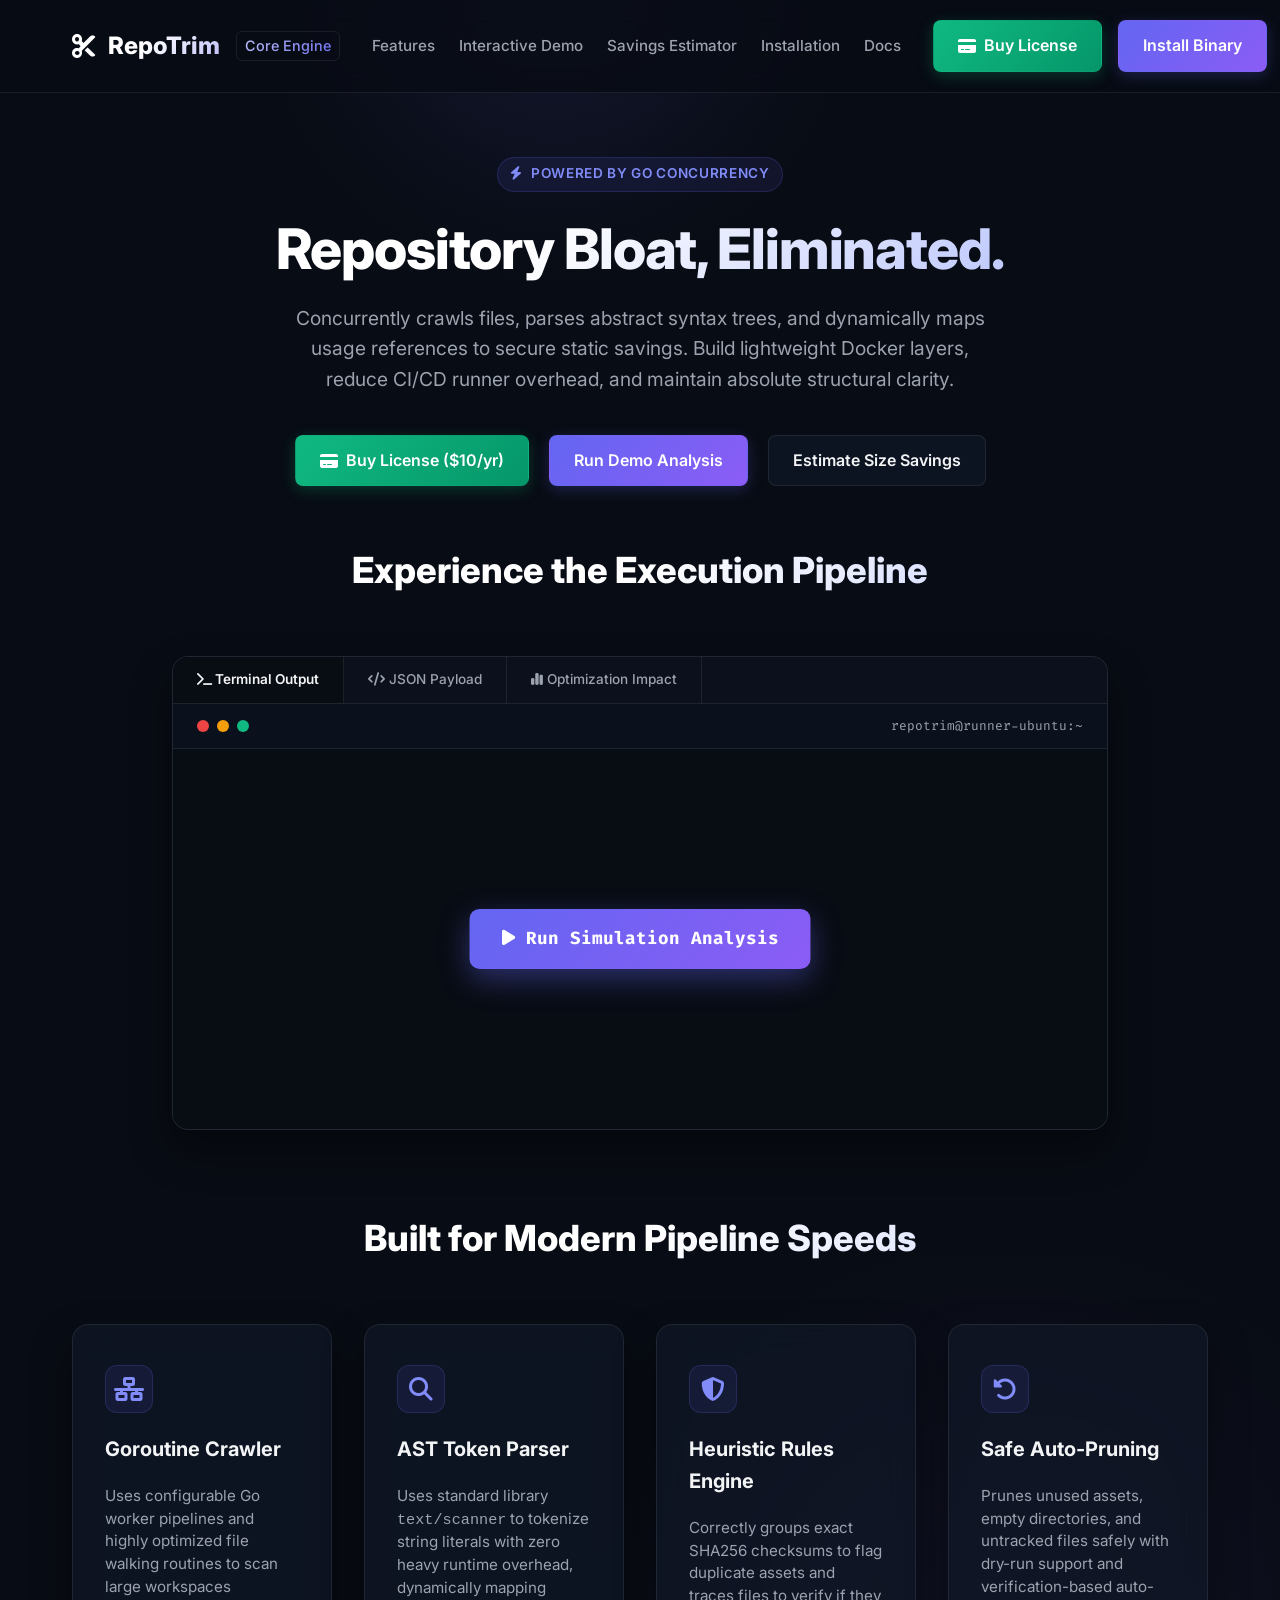
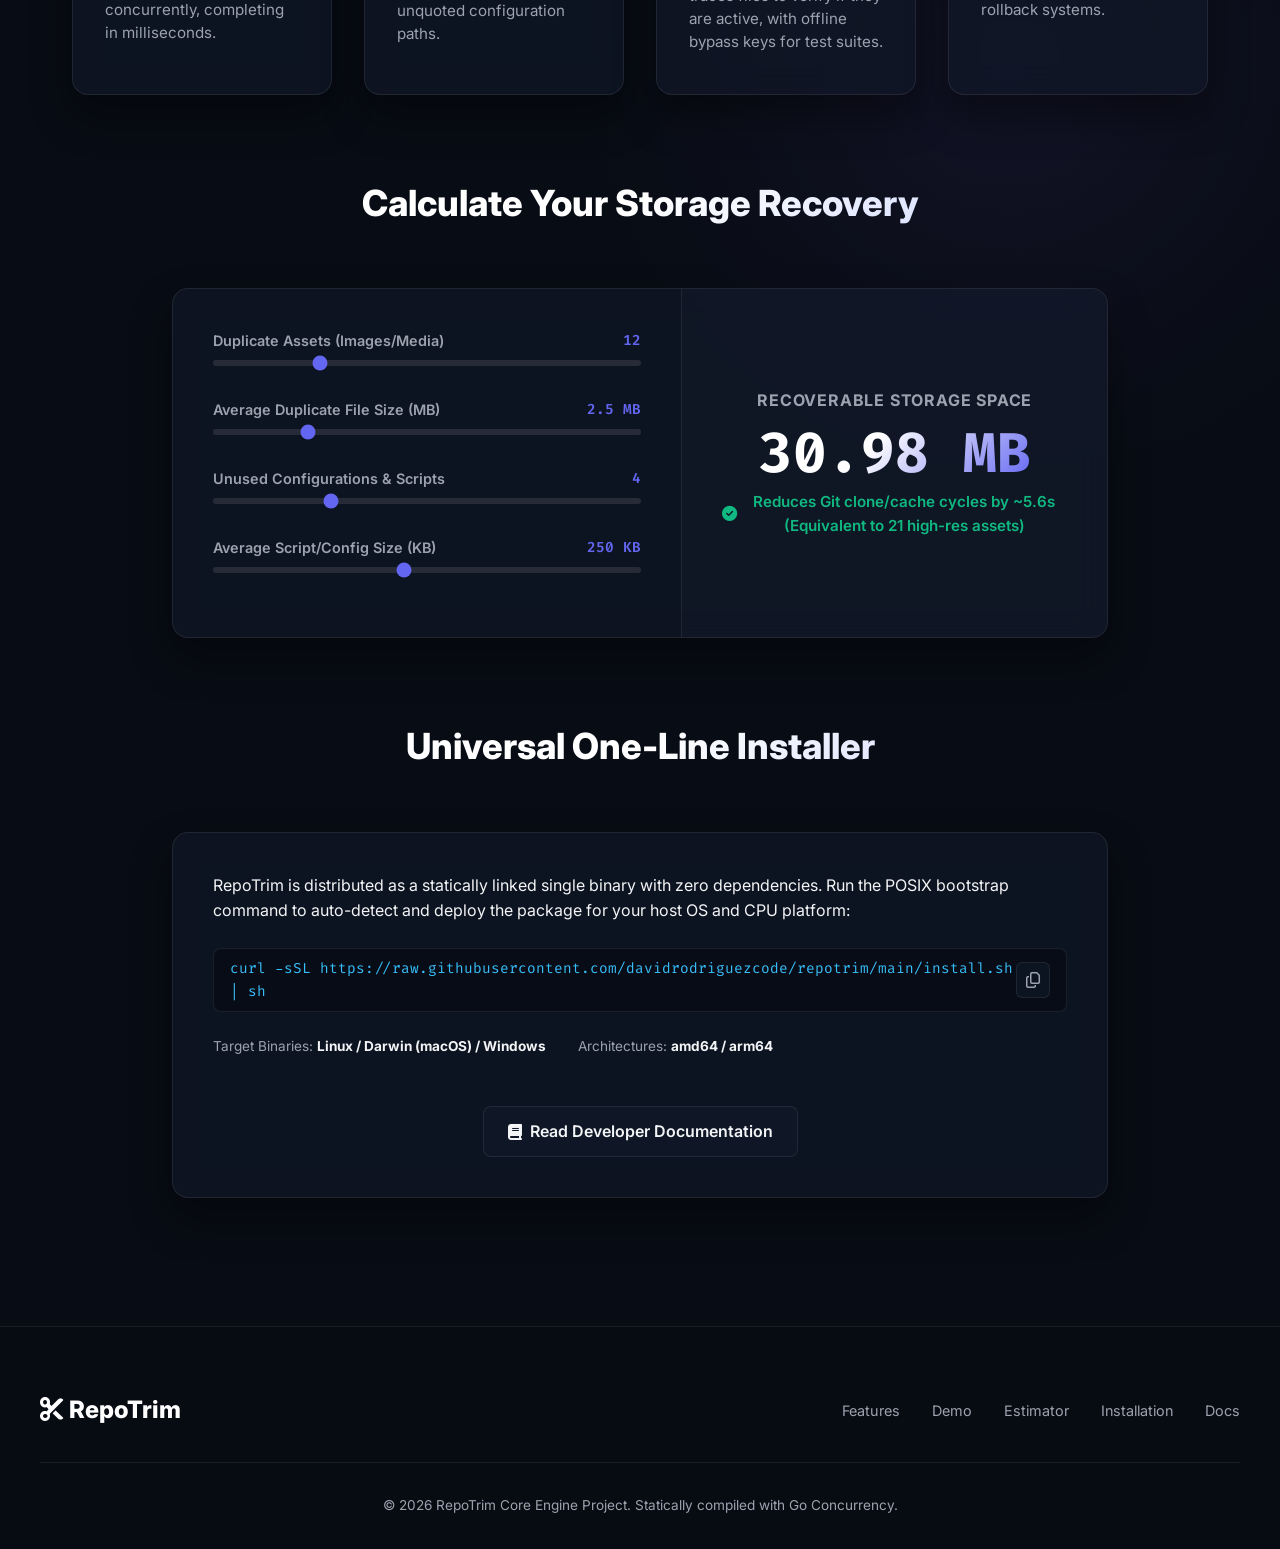
<file: index.html>
<!DOCTYPE html>
<html lang="en">
<head>
  <meta charset="UTF-8">
  <meta name="viewport" content="width=device-width, initial-scale=1.0">
  <title>RepoTrim — High-Performance Repository Optimization</title>
  <meta name="description" content="Concurrently crawl directories, parse AST structures, and eliminate unused assets, configurations, and duplicate files with the Go RepoTrim Core Engine.">
  
  <!-- OpenGraph / Facebook -->
  <meta property="og:type" content="website">
  <meta property="og:url" content="https://api.repotrim.innsoftlabs.com/">
  <meta property="og:title" content="RepoTrim — High-Performance Repository Optimization">
  <meta property="og:description" content="Concurrently crawl directories, parse AST structures, and eliminate unused assets, configurations, and duplicate files with the Go RepoTrim Core Engine.">
  <meta property="og:image" content="https://api.repotrim.innsoftlabs.com/assets/og_preview.png">

  <!-- Twitter -->
  <meta property="twitter:card" content="summary_large_image">
  <meta property="twitter:url" content="https://api.repotrim.innsoftlabs.com/">
  <meta property="twitter:title" content="RepoTrim — High-Performance Repository Optimization">
  <meta property="twitter:description" content="Concurrently crawl directories, parse AST structures, and eliminate unused assets, configurations, and duplicate files with the Go RepoTrim Core Engine.">
  <meta property="twitter:image" content="https://api.repotrim.innsoftlabs.com/assets/og_preview.png">

  <link rel="stylesheet" href="style.css?v=2">
  <!-- FontAwesome Icons -->
  <link rel="stylesheet" href="https://cdnjs.cloudflare.com/ajax/libs/font-awesome/6.4.0/css/all.min.css">
</head>
<body>

  <!-- Header Navigation -->
  <header>
    <div class="nav-container">
      <a href="#" class="logo-group">
        <i class="fa-solid fa-scissors"></i> RepoTrim<span>Core Engine</span>
      </a>
      <ul class="nav-links">
        <li><a href="#features">Features</a></li>
        <li><a href="#demo">Interactive Demo</a></li>
        <li><a href="#calculator">Savings Estimator</a></li>
        <li><a href="#install">Installation</a></li>
        <li><a href="docs.html">Docs</a></li>
      </ul>
      <div style="display: flex; gap: 1rem; align-items: center; flex-shrink: 0;">
        <a href="checkout.html" class="cta-button" style="background: linear-gradient(135deg, #10b981 0%, #059669 100%); box-shadow: 0 4px 15px rgba(16, 185, 129, 0.25); text-decoration: none; white-space: nowrap;">
          <i class="fa-solid fa-credit-card"></i> Buy License
        </a>
        <a href="#install" class="cta-button" style="text-decoration: none; white-space: nowrap;">Install Binary</a>
      </div>
    </div>
  </header>

  <!-- Hero Section -->
  <section class="hero">
    <div class="badge">
      <i class="fa-solid fa-bolt"></i> Powered by Go Concurrency
    </div>
    <h1>Repository Bloat, Eliminated.</h1>
    <p>Concurrently crawls files, parses abstract syntax trees, and dynamically maps usage references to secure static savings. Build lightweight Docker layers, reduce CI/CD runner overhead, and maintain absolute structural clarity.</p>
    <div class="hero-actions" style="display: flex; justify-content: center; gap: 1.25rem; flex-wrap: wrap;">
      <a href="checkout.html" class="cta-button" style="background: linear-gradient(135deg, #10b981 0%, #059669 100%); box-shadow: 0 4px 15px rgba(16, 185, 129, 0.25);">
        <i class="fa-solid fa-credit-card"></i> Buy License ($10/yr)
      </a>
      <button class="cta-button" onclick="document.getElementById('demo').scrollIntoView({behavior: 'smooth'})">Run Demo Analysis</button>
      <button class="secondary-button" onclick="document.getElementById('calculator').scrollIntoView({behavior: 'smooth'})">Estimate Size Savings</button>
    </div>
  </section>

  <!-- Interactive Terminal Showcase Console -->
  <section class="showcase-console" id="demo">
    <h2 class="section-title">Experience the Execution Pipeline</h2>
    <div class="panel">
      <!-- Tabs Header -->
      <div class="console-tabs">
        <button class="console-tab-btn active" onclick="switchConsoleTab('terminal')">
          <i class="fa-solid fa-terminal"></i> Terminal Output
        </button>
        <button class="console-tab-btn" onclick="switchConsoleTab('json')">
          <i class="fa-solid fa-code"></i> JSON Payload
        </button>
        <button class="console-tab-btn" onclick="switchConsoleTab('impact')">
          <i class="fa-solid fa-chart-simple"></i> Optimization Impact
        </button>
      </div>
      <!-- Console Content -->
      <div class="console-header">
        <div class="console-dots">
          <span class="dot-red"></span>
          <span class="dot-yellow"></span>
          <span class="dot-green"></span>
        </div>
        <div class="console-title">repotrim@runner-ubuntu:~</div>
      </div>
      
      <!-- Terminal Console Body -->
      <div class="console-body" id="consoleContent">
        <!-- Interactive Trigger Button overlay -->
        <button class="console-cta-trigger" id="runSimBtn" onclick="runAnalysisSimulation()">
          <i class="fa-solid fa-play"></i> Run Simulation Analysis
        </button>
        <div id="typewriterText"></div>
      </div>
    </div>
  </section>

  <!-- Core Features Grid -->
  <section class="features-section" id="features">
    <h2 class="section-title">Built for Modern Pipeline Speeds</h2>
    <div class="grid-features">
      
      <!-- Feature 1 -->
      <div class="panel feature-card">
        <div class="icon-wrapper">
          <i class="fa-solid fa-network-wired"></i>
        </div>
        <h3>Goroutine Crawler</h3>
        <p>Uses configurable Go worker pipelines and highly optimized file walking routines to scan large workspaces concurrently, completing in milliseconds.</p>
      </div>

      <!-- Feature 2 -->
      <div class="panel feature-card">
        <div class="icon-wrapper">
          <i class="fa-solid fa-magnifying-glass"></i>
        </div>
        <h3>AST Token Parser</h3>
        <p>Uses standard library <code>text/scanner</code> to tokenize string literals with zero heavy runtime overhead, dynamically mapping unquoted configuration paths.</p>
      </div>

      <!-- Feature 3 -->
      <div class="panel feature-card">
        <div class="icon-wrapper">
          <i class="fa-solid fa-shield-halved"></i>
        </div>
        <h3>Heuristic Rules Engine</h3>
        <p>Correctly groups exact SHA256 checksums to flag duplicate assets and traces files to verify if they are active, with offline bypass keys for test suites.</p>
      </div>

      <!-- Feature 4 -->
      <div class="panel feature-card">
        <div class="icon-wrapper">
          <i class="fa-solid fa-rotate-left"></i>
        </div>
        <h3>Safe Auto-Pruning</h3>
        <p>Prunes unused assets, empty directories, and untracked files safely with dry-run support and verification-based auto-rollback systems.</p>
      </div>

    </div>
  </section>

  <!-- Interactive Storage Savings Calculator -->
  <section class="calculator-section" id="calculator">
    <h2 class="section-title">Calculate Your Storage Recovery</h2>
    <div class="panel calc-box">
      <!-- Input Sliders -->
      <div class="calc-sliders">
        
        <div class="slider-group">
          <div class="slider-header">
            <span>Duplicate Assets (Images/Media)</span>
            <span class="value" id="dupCountVal">12</span>
          </div>
          <input type="range" id="dupCount" min="0" max="50" value="12" oninput="calculateSavings()">
        </div>

        <div class="slider-group">
          <div class="slider-header">
            <span>Average Duplicate File Size (MB)</span>
            <span class="value" id="dupSizeVal">2.4 MB</span>
          </div>
          <input type="range" id="dupSize" min="0.5" max="10.0" step="0.5" value="2.5" oninput="calculateSavings()">
        </div>

        <div class="slider-group">
          <div class="slider-header">
            <span>Unused Configurations & Scripts</span>
            <span class="value" id="scriptCountVal">4</span>
          </div>
          <input type="range" id="scriptCount" min="0" max="15" value="4" oninput="calculateSavings()">
        </div>

        <div class="slider-group">
          <div class="slider-header">
            <span>Average Script/Config Size (KB)</span>
            <span class="value" id="scriptSizeVal">250 KB</span>
          </div>
          <input type="range" id="scriptSize" min="50" max="500" step="50" value="250" oninput="calculateSavings()">
        </div>

      </div>

      <!-- Live Calculations Result -->
      <div class="calc-result">
        <h4>Recoverable Storage Space</h4>
        <div class="savings-number" id="totalSavingsResult">31.00 MB</div>
        <div class="savings-label">
          <i class="fa-solid fa-circle-check"></i> <span id="labelResult">Optimizes roughly 6.2% of build images</span>
        </div>
      </div>
    </div>
  </section>

  <!-- Installation Copy Area -->
  <section class="installer-section" id="install">
    <h2 class="section-title">Universal One-Line Installer</h2>
    <div class="panel installer-card">
      <div class="installer-layout">
        <p>RepoTrim is distributed as a statically linked single binary with zero dependencies. Run the POSIX bootstrap command to auto-detect and deploy the package for your host OS and CPU platform:</p>
        
        <div class="copy-container">
          <div class="copy-text" id="installCommand">curl -sSL https://raw.githubusercontent.com/davidrodriguezcode/repotrim/main/install.sh | sh</div>
          <button class="copy-btn" onclick="copyToClipboard('installCommand', this)">
            <i class="fa-regular fa-copy"></i>
          </button>
        </div>

        <div class="installer-meta">
          <span>Target Binaries: <strong>Linux / Darwin (macOS) / Windows</strong></span>
          <span>Architectures: <strong>amd64 / arm64</strong></span>
        </div>
        <div style="margin-top: 1.5rem; text-align: center;">
          <a href="docs.html" class="secondary-button" style="text-decoration: none; display: inline-flex; align-items: center; gap: 0.5rem;">
            <i class="fa-solid fa-book"></i> Read Developer Documentation
          </a>
        </div>
      </div>
    </div>
  </section>

  <!-- Footer Section -->
  <footer>
    <div class="footer-container">
      <a href="#" class="footer-logo">
        <i class="fa-solid fa-scissors"></i> RepoTrim
      </a>
      <ul class="footer-links">
        <li><a href="#features">Features</a></li>
        <li><a href="#demo">Demo</a></li>
        <li><a href="#calculator">Estimator</a></li>
        <li><a href="#install">Installation</a></li>
        <li><a href="docs.html">Docs</a></li>
      </ul>
    </div>
    <div class="footer-copy">
      &copy; 2026 RepoTrim Core Engine Project. Statically compiled with Go Concurrency.
    </div>
  </footer>

  <!-- Interactive JavaScript Logic -->
  <script>
    // Console Typewriter Data
    const terminalLines = [
      "<span style='color: #6ee7b7;'>[repotrim] $</span> export REPOTRIM_LICENSE_KEY=\"TEST_LICENSE_KEY\"",
      "<span style='color: #6ee7b7;'>[repotrim] $</span> go run main.go -dir core/fixtures -format json",
      "📂 Initializing RepoTrim Core Scanner...",
      "⚡ Spawning parallel file crawler (4 workers active)...",
      "🔍 Crawled files: Done (3 files discovered)",
      "🧬 Compiling reference database...",
      "🔍 Concurrently parsing AST token references... Done (1 references mapped)",
      "🧬 Running Heuristics Rule Engine...",
      "   • DUPLICATE CHECK: Skip (0 duplicates found)",
      "   • LARGE MEDIA CHECK: Skip (0 oversized media found)",
      "   • DEAD ASSET CHECK: Unreferenced file detected in fixtures folder!",
      "   • Recommendation: [Delete] assets/abandoned_background.png (saves 42 B)",
      "📈 Execution complete (duration: 9 ms)",
      "",
      "<span style='color: #38bdf8;'>{</span>",
      "  <span style='color: #a78bfa;'>\"root_dir\":</span> \"/Users/dave/Projects/repotrim/core/fixtures\",",
      "  <span style='color: #a78bfa;'>\"total_files_scanned\":</span> 3,",
      "  <span style='color: #a78bfa;'>\"total_bytes_scanned\":</span> 205,",
      "  <span style='color: #a78bfa;'>\"total_issues_found\":</span> 1,",
      "  <span style='color: #a78bfa;'>\"total_savings_bytes\":</span> 42,",
      "  <span style='color: #a78bfa;'>\"issues\":</span> [",
      "    {",
      "      <span style='color: #a78bfa;'>\"type\":</span> \"Unused Asset\",",
      "      <span style='color: #a78bfa;'>\"file_path\":</span> \"assets/abandoned_background.png\",",
      "      <span style='color: #a78bfa;'>\"details\":</span> \"No references found in source files or configuration files\",",
      "      <span style='color: #a78bfa;'>\"savings_bytes\":</span> 42,",
      "      <span style='color: #a78bfa;'>\"recommendation\":</span> \"Delete unused asset file\"",
      "    }",
      "  ],",
      "  <span style='color: #a78bfa;'>\"initial_size_bytes\":</span> 77,",
      "  <span style='color: #a78bfa;'>\"projected_savings_bytes\":</span> 42,",
      "  <span style='color: #a78bfa;'>\"unused_assets\":</span> [",
      "    \"assets/abandoned_background.png\"",
      "  ],",
      "  <span style='color: #a78bfa;'>\"protected_assets\":</span> []",
      "<span style='color: #38bdf8;'>}</span>"
    ];

    const jsonText = `{
  "root_dir": "/Users/dave/Projects/repotrim/core/fixtures",
  "total_files_scanned": 3,
  "total_bytes_scanned": 205,
  "total_issues_found": 1,
  "total_savings_bytes": 42,
  "issues": [
    {
      "type": "Unused Asset",
      "file_path": "assets/abandoned_background.png",
      "details": "No references or imports found in source code or configs",
      "savings_bytes": 42,
      "recommendation": "Delete unused asset file"
    }
  ],
  "initial_size_bytes": 77,
  "projected_savings_bytes": 42,
  "unused_assets": [
    "assets/abandoned_background.png"
  ],
  "protected_assets": []
}`;

    const impactText = `📂 **RepoTrim Optimization Analysis Report**

📊 **Metrics Overview:**
   • Scanned Assets:      77 Bytes (icon_home.png & abandoned_background.png)
   • Target Unused:       42 Bytes (abandoned_background.png)
   • Protected Assets:    0 Bytes (icon_home.png matches exactly!)
   
📈 **Efficiency Gains:**
   • Recovered Space:     42 Bytes (54.5% total reduction)
   • CI/CD Speed Gain:    Reduced Git clone and dynamic caching cycles.
   
⚡ **Heuristics Verified:**
   • Exact Base Match:    "icon_home" safely whitelists "icon_home.png".
   • No Double Flagging:  Duplicate calculations do not double-warn unreferenced fields.`;

    let currentTab = 'terminal';
    let simulationActive = false;

    // Run Terminal Typewriter Simulation
    function runAnalysisSimulation() {
      if (simulationActive) return;
      simulationActive = true;
      
      const btn = document.getElementById('runSimBtn');
      btn.style.display = 'none';

      const container = document.getElementById('typewriterText');
      container.innerHTML = '';
      
      let lineIndex = 0;
      
      function printLine() {
        if (lineIndex < terminalLines.length) {
          const p = document.createElement('div');
          p.innerHTML = terminalLines[lineIndex] + "<span class='cursor'></span>";
          container.appendChild(p);

          // Scroll console automatically
          const body = document.getElementById('consoleContent');
          body.scrollTop = body.scrollHeight;

          // Remove typewriter cursor from previous lines
          setTimeout(() => {
            const cursors = p.getElementsByClassName('cursor');
            if (cursors.length > 0) cursors[0].remove();
            lineIndex++;
            printLine();
          }, lineIndex < 14 ? 300 : 80); // Speed up JSON outputs
        } else {
          simulationActive = false;
        }
      }
      
      printLine();
    }

    // Switch Console Tabs
    function switchConsoleTab(tab) {
      currentTab = tab;
      
      // Update Tab button active state
      const buttons = document.getElementsByClassName('console-tab-btn');
      for (let btn of buttons) {
        btn.classList.remove('active');
      }
      
      // Add active state to correct button
      event.currentTarget.classList.add('active');
      
      const container = document.getElementById('typewriterText');
      const simBtn = document.getElementById('runSimBtn');
      
      if (tab === 'terminal') {
        if (!simulationActive && container.innerHTML === '') {
          simBtn.style.display = 'block';
        } else {
          simBtn.style.display = 'none';
        }
        // Let typewriter contain whatever it has, or if empty show run
      } else if (tab === 'json') {
        simBtn.style.display = 'none';
        container.innerHTML = `<pre style="color: #6ee7b7;">${jsonText}</pre>`;
      } else if (tab === 'impact') {
        simBtn.style.display = 'none';
        container.innerHTML = `<pre style="color: #c7d2fe; white-space: pre-wrap; font-family: var(--font-sans); line-height: 1.8;">${impactText}</pre>`;
      }
    }

    // Live Savings Calculator Logic
    function calculateSavings() {
      const dupCount = parseInt(document.getElementById('dupCount').value);
      const dupSize = parseFloat(document.getElementById('dupSize').value);
      const scriptCount = parseInt(document.getElementById('scriptCount').value);
      const scriptSize = parseInt(document.getElementById('scriptSize').value);
      
      // Update displayed slider values
      document.getElementById('dupCountVal').innerText = dupCount;
      document.getElementById('dupSizeVal').innerText = dupSize + " MB";
      document.getElementById('scriptCountVal').innerText = scriptCount;
      document.getElementById('scriptSizeVal').innerText = scriptSize + " KB";
      
      // Calculate
      const dupSavings = dupCount * dupSize; // in MB
      const scriptSavings = (scriptCount * scriptSize) / 1024; // in MB
      const totalSavings = dupSavings + scriptSavings;
      
      // Update Savings text
      document.getElementById('totalSavingsResult').innerText = totalSavings.toFixed(2) + " MB";
      
      // Update dynamic recommendation text
      let imageCount = Math.round(totalSavings / 1.5);
      if (imageCount < 1) imageCount = 1;
      
      let buildImpact = (totalSavings * 0.18).toFixed(1);
      if (parseFloat(buildImpact) < 0.2) buildImpact = "0.2";
      
      document.getElementById('labelResult').innerText = `Reduces Git clone/cache cycles by ~${buildImpact}s (Equivalent to ${imageCount} high-res assets)`;
    }

    // Copy to Clipboard Utility
    function copyToClipboard(textId, btnElement) {
      const text = document.getElementById(textId).innerText;
      
      function updateIcon() {
        const icon = btnElement.querySelector('i');
        if (icon) {
          icon.className = 'fa-solid fa-check';
          icon.style.color = '#10b981';
          setTimeout(() => {
            icon.className = 'fa-regular fa-copy';
            icon.style.color = '';
          }, 2000);
        }
      }

      if (navigator.clipboard && navigator.clipboard.writeText) {
        navigator.clipboard.writeText(text).then(updateIcon).catch(err => {
          fallbackCopy(text, updateIcon);
        });
      } else {
        fallbackCopy(text, updateIcon);
      }
    }

    function fallbackCopy(text, callback) {
      const textArea = document.createElement("textarea");
      textArea.value = text;
      textArea.style.top = "0";
      textArea.style.left = "0";
      textArea.style.position = "fixed";
      document.body.appendChild(textArea);
      textArea.focus();
      textArea.select();
      try {
        const successful = document.execCommand('copy');
        if (successful) {
          callback();
        }
      } catch (err) {
        console.error('Fallback Copy failed', err);
      }
      document.body.removeChild(textArea);
    }

    // Initialize Calculator on load
    window.onload = function() {
      calculateSavings();
    };
  </script>
</body>
</html>
</file>
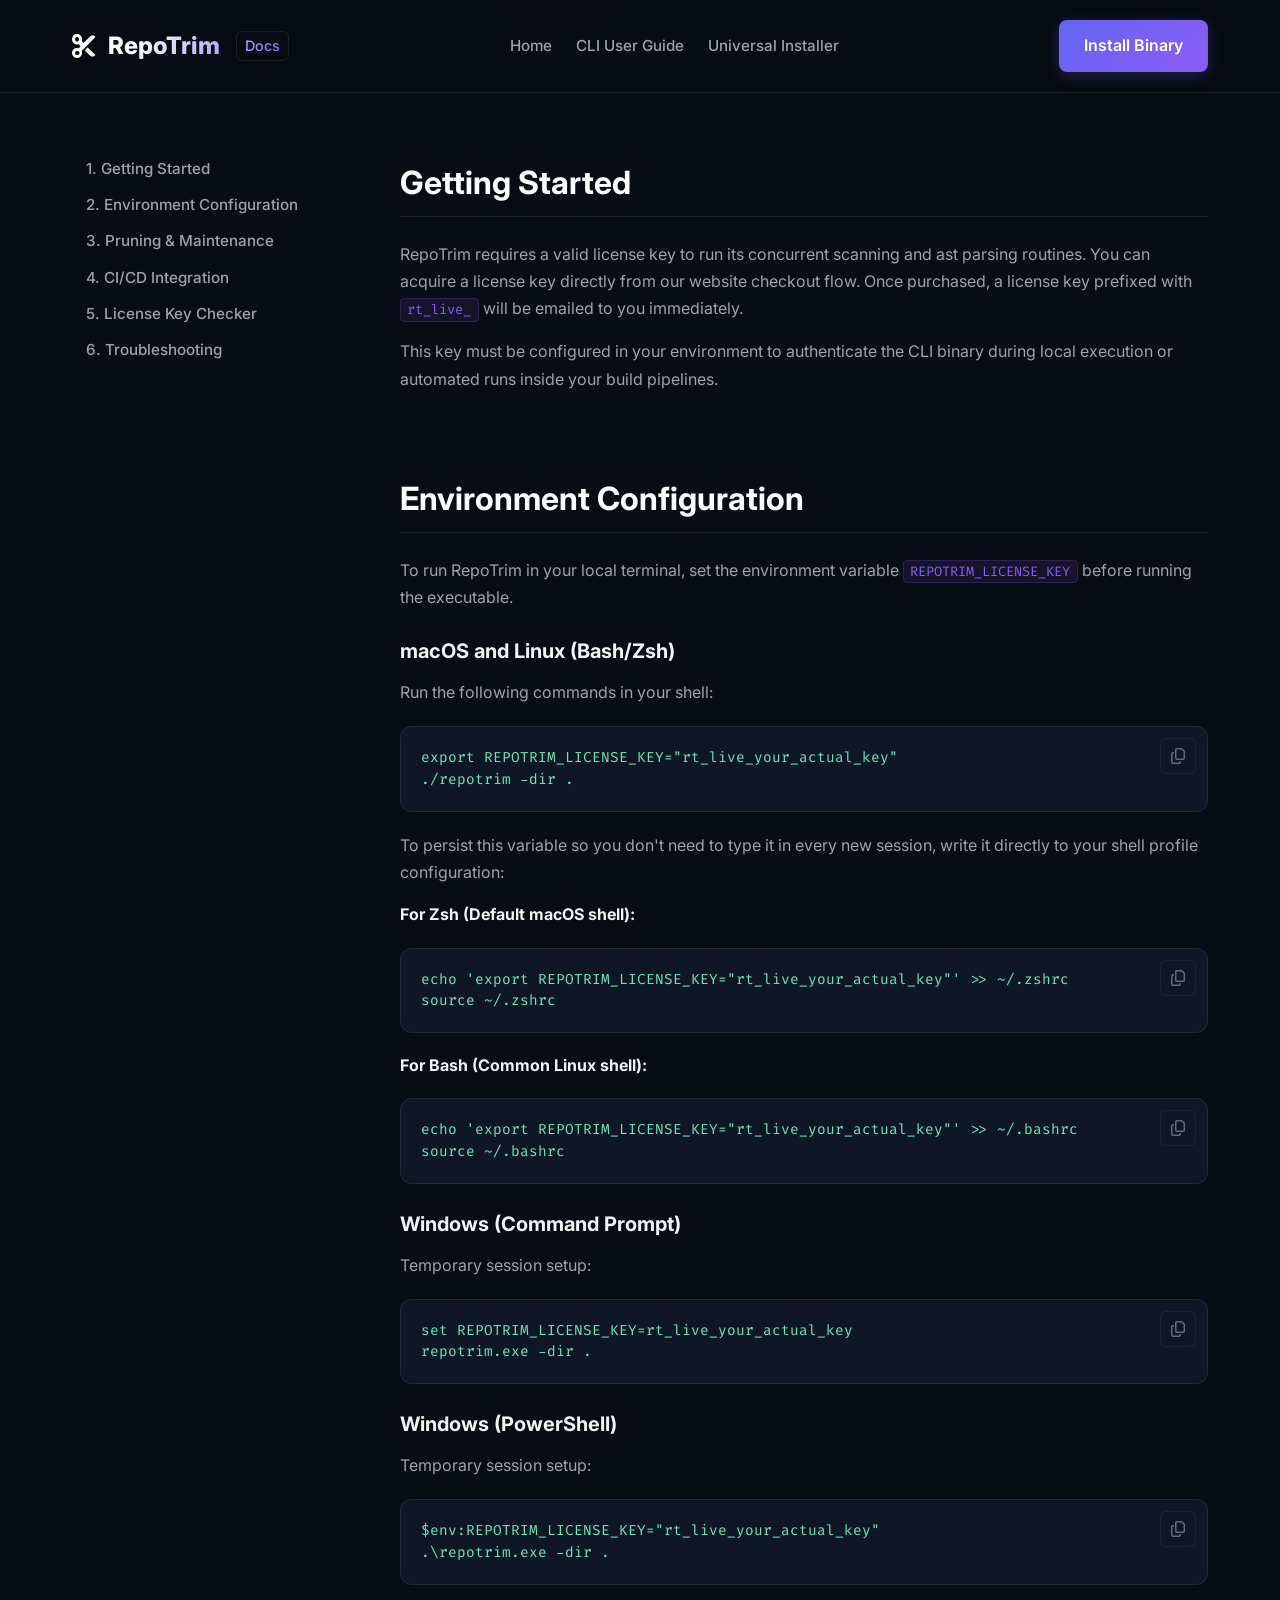
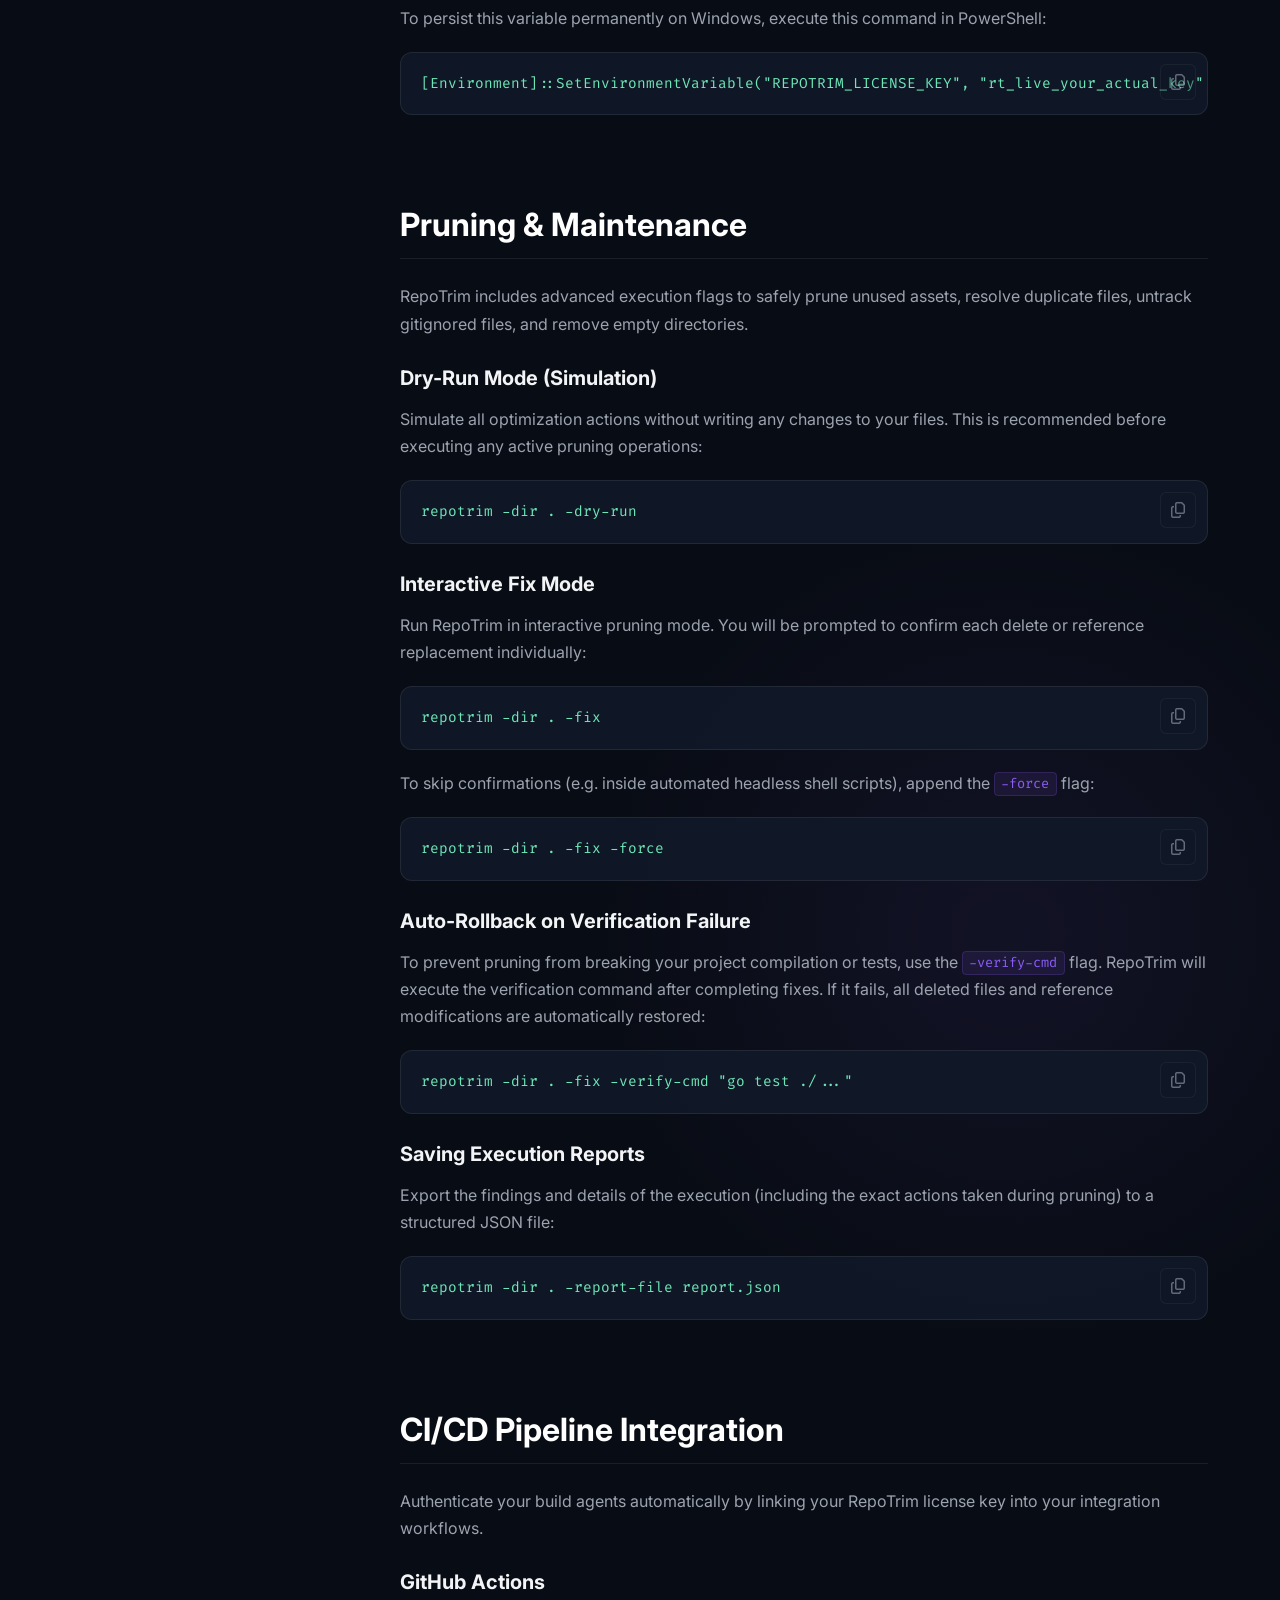
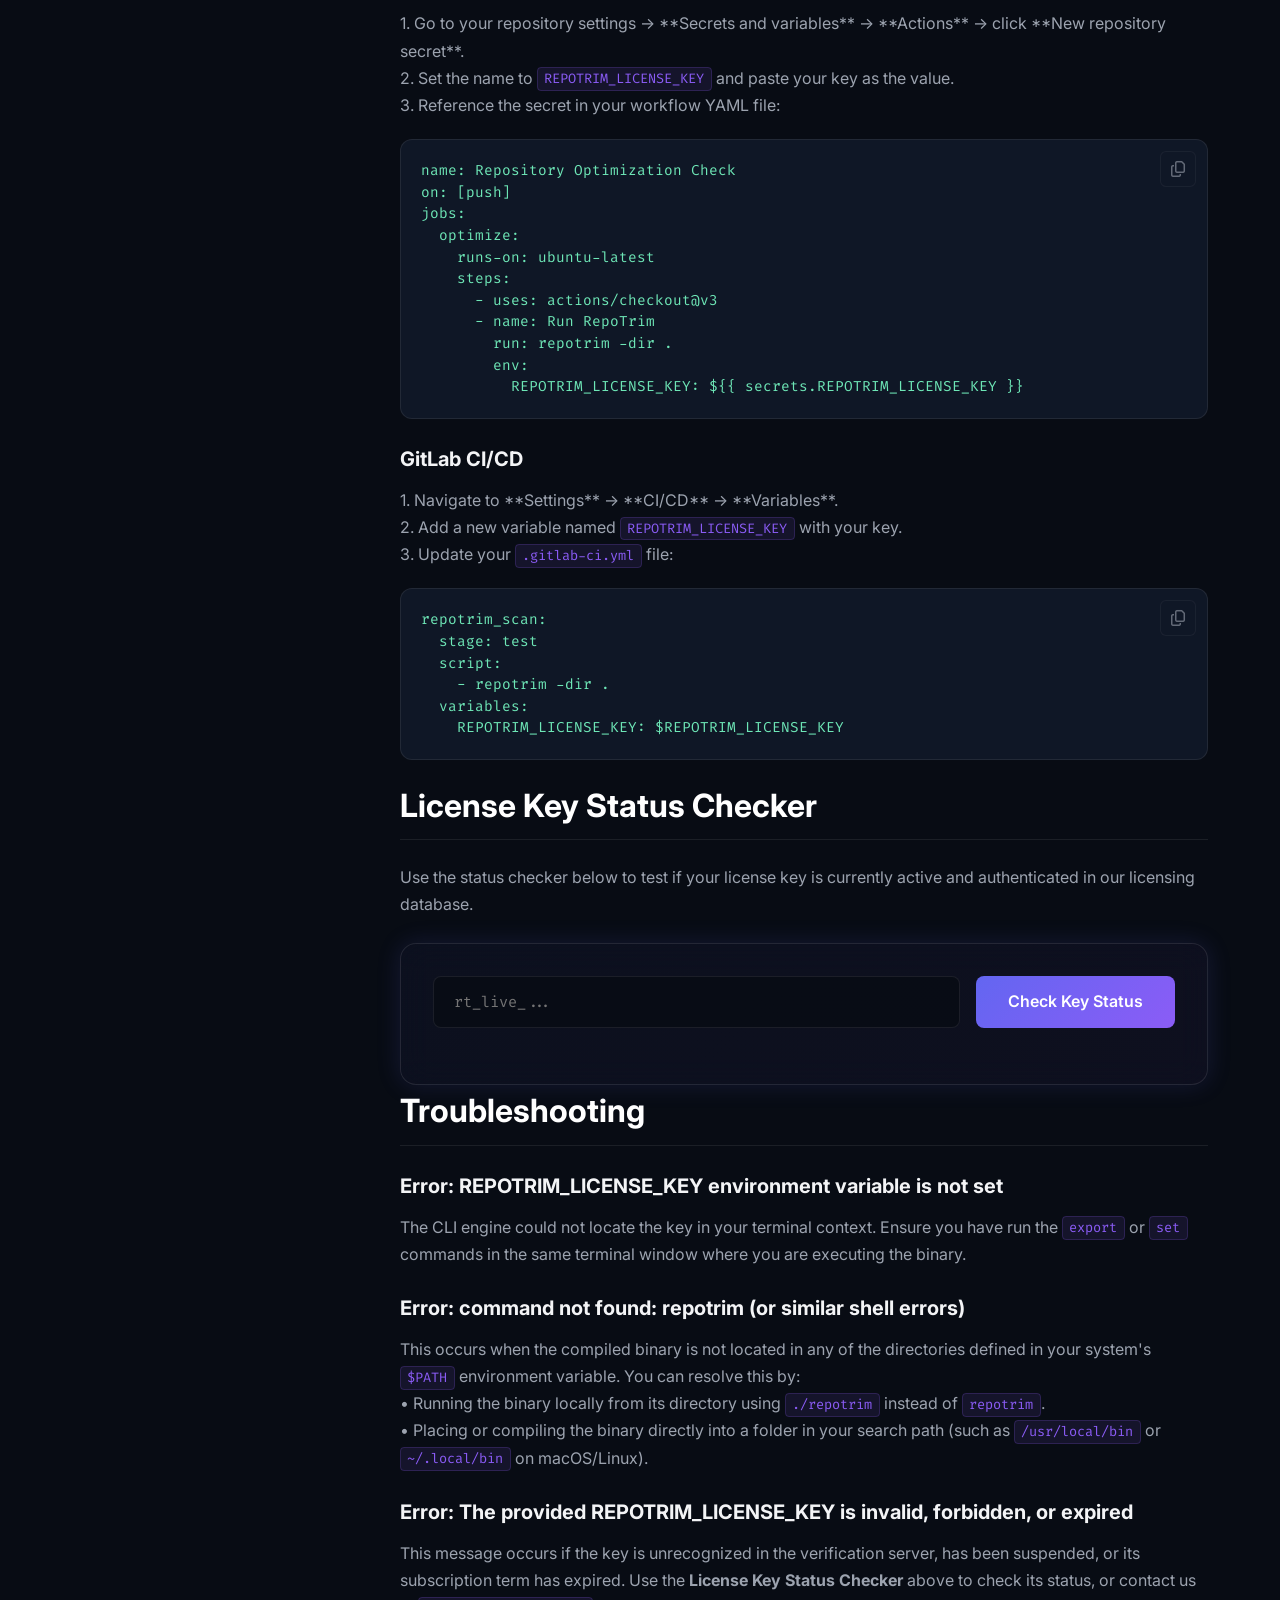
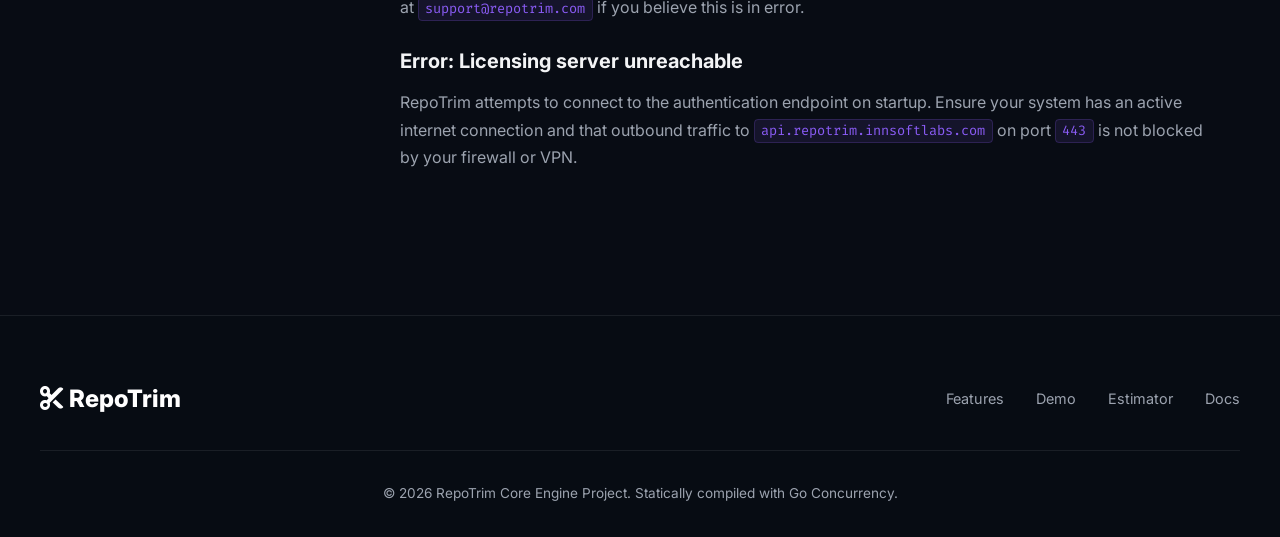
<file: docs.html>
<!DOCTYPE html>
<html lang="en">
<head>
  <meta charset="UTF-8">
  <meta name="viewport" content="width=device-width, initial-scale=1.0">
  <title>RepoTrim Documentation — CLI Setup & Licensing Guide</title>
  <meta name="description" content="User guide and setup documentation for integrating the RepoTrim CLI engine into local terminals and CI/CD pipelines.">
  
  <!-- OpenGraph / Facebook -->
  <meta property="og:type" content="website">
  <meta property="og:url" content="https://api.repotrim.innsoftlabs.com/docs">
  <meta property="og:title" content="RepoTrim Documentation — CLI Setup & Licensing Guide">
  <meta property="og:description" content="User guide and setup documentation for integrating the RepoTrim CLI engine into local terminals and CI/CD pipelines.">
  <meta property="og:image" content="https://api.repotrim.innsoftlabs.com/assets/og_preview.png">

  <!-- Twitter -->
  <meta property="twitter:card" content="summary_large_image">
  <meta property="twitter:url" content="https://api.repotrim.innsoftlabs.com/docs">
  <meta property="twitter:title" content="RepoTrim Documentation — CLI Setup & Licensing Guide">
  <meta property="twitter:description" content="User guide and setup documentation for integrating the RepoTrim CLI engine into local terminals and CI/CD pipelines.">
  <meta property="twitter:image" content="https://api.repotrim.innsoftlabs.com/assets/og_preview.png">

  <link rel="stylesheet" href="style.css?v=2">
  <!-- FontAwesome Icons -->
  <link rel="stylesheet" href="https://cdnjs.cloudflare.com/ajax/libs/font-awesome/6.4.0/css/all.min.css">
  <style>
    /* Documentation Page Layout Tweaks */
    .docs-container {
      max-width: 1200px;
      margin: 4rem auto;
      padding: 0 2rem;
      display: grid;
      grid-template-columns: 280px minmax(0, 1fr);
      gap: 3rem;
    }

    /* Sidebar Navigation */
    .docs-sidebar {
      position: sticky;
      top: 6rem;
      height: fit-content;
    }

    .docs-nav {
      list-style: none;
      display: flex;
      flex-direction: column;
      gap: 0.75rem;
    }

    .docs-nav a {
      color: var(--text-secondary);
      text-decoration: none;
      font-size: 0.95rem;
      font-weight: 500;
      transition: color 0.2s, padding-left 0.2s;
      display: block;
      border-left: 2px solid transparent;
      padding-left: 0.75rem;
    }

    .docs-nav a:hover, .docs-nav a.active {
      color: var(--text-primary);
      border-left-color: var(--primary-accent);
      padding-left: 1rem;
    }

    @media (max-width: 968px) {
      .docs-container {
        grid-template-columns: 1fr;
        margin: 2rem auto;
        gap: 2rem;
      }
      .docs-sidebar {
        position: static;
        height: auto;
        border-bottom: 1px solid var(--panel-border);
        padding-bottom: 1.5rem;
      }
      .docs-nav {
        flex-direction: row;
        flex-wrap: wrap;
        gap: 1rem 1.5rem;
      }
      .docs-nav a {
        border-left: none;
        border-bottom: 2px solid transparent;
        padding-left: 0;
        padding-bottom: 0.25rem;
      }
      .docs-nav a:hover, .docs-nav a.active {
        border-left-color: transparent;
        border-bottom-color: var(--primary-accent);
        padding-left: 0;
      }
    }

    /* Documentation Articles */
    .docs-content {
      display: flex;
      flex-direction: column;
      gap: 4rem;
      min-width: 0; /* Prevents grid column expansion from wide un-wrapped pre blocks */
    }

    .docs-article {
      scroll-margin-top: 6rem;
    }

    .docs-article h2 {
      font-size: 2rem;
      margin-bottom: 1.5rem;
      background: linear-gradient(135deg, #fff 50%, var(--primary-accent) 100%);
      -webkit-background-clip: text;
      -webkit-text-fill-color: transparent;
      border-bottom: 1px solid var(--panel-border);
      padding-bottom: 0.5rem;
    }

    .docs-article h3 {
      font-size: 1.25rem;
      margin: 1.5rem 0 0.75rem 0;
      color: var(--text-primary);
    }

    .docs-article p {
      color: var(--text-secondary);
      margin-bottom: 1rem;
      line-height: 1.7;
    }

    /* Code Block Styling */
    .code-container {
      position: relative;
      margin: 1.25rem 0;
    }

    pre.code-block {
      background: rgba(17, 25, 40, 0.9);
      border: 1px solid var(--panel-border);
      border-radius: 12px;
      padding: 1.25rem;
      padding-right: 3.5rem; /* Make room for the copy button */
      overflow-x: auto;
      font-family: var(--font-mono);
      font-size: 0.9rem;
      color: #6ee7b7;
      margin: 0;
      line-height: 1.5;
    }

    .code-container .copy-btn {
      position: absolute;
      top: 0.75rem;
      right: 0.75rem;
      opacity: 0.6;
      transition: opacity 0.2s, background-color 0.2s;
    }

    .code-container:hover .copy-btn {
      opacity: 1;
    }

    code.inline-code {
      font-family: var(--font-mono);
      font-size: 0.85rem;
      color: #8b5cf6;
      background: rgba(139, 92, 246, 0.1);
      padding: 0.15rem 0.4rem;
      border-radius: 4px;
      border: 1px solid rgba(139, 92, 246, 0.2);
    }

    /* Live Validator Widget CSS */
    .validator-card {
      margin-top: 1.5rem;
      border-radius: 16px;
      padding: 2rem;
      background: linear-gradient(135deg, rgba(99, 102, 241, 0.05) 0%, rgba(139, 92, 246, 0.05) 100%);
      border: 1px solid rgba(255, 255, 255, 0.1);
      box-shadow: var(--shadow-glow);
    }

    .validator-form {
      display: flex;
      gap: 1rem;
      margin-bottom: 1.5rem;
    }

    .validator-input {
      flex: 1;
      padding: 0.85rem 1.25rem;
      border-radius: 8px;
      border: 1px solid var(--panel-border);
      background: rgba(8, 12, 20, 0.8);
      color: var(--text-primary);
      font-family: var(--font-mono);
      font-size: 0.95rem;
      outline: none;
      transition: border-color 0.2s;
    }

    .validator-input:focus {
      border-color: var(--primary-accent);
    }

    .validator-btn {
      padding: 0.85rem 2rem;
      border-radius: 8px;
      border: none;
      background: linear-gradient(135deg, var(--primary-accent) 0%, var(--secondary-accent) 100%);
      color: white;
      font-weight: 600;
      cursor: pointer;
      transition: opacity 0.2s, transform 0.2s;
    }

    .validator-btn:hover {
      opacity: 0.9;
      transform: translateY(-1px);
    }

    .validator-btn:active {
      transform: translateY(0);
    }

    .result-badge {
      display: none;
      align-items: center;
      gap: 0.75rem;
      padding: 1rem 1.25rem;
      border-radius: 8px;
      font-weight: 500;
      font-size: 0.95rem;
    }

    .result-badge.valid {
      background: rgba(16, 185, 129, 0.12);
      border: 1px solid rgba(16, 185, 129, 0.3);
      color: #34d399;
    }

    .result-badge.invalid {
      background: rgba(239, 68, 68, 0.12);
      border: 1px solid rgba(239, 68, 68, 0.3);
      color: #f87171;
    }

    .result-badge.loading {
      background: rgba(255, 255, 255, 0.05);
      border: 1px solid var(--panel-border);
      color: var(--text-secondary);
    }

    .result-badge i {
      font-size: 1.1rem;
    }
  </style>
</head>
<body>

  <!-- Header Navigation -->
  <header>
    <div class="nav-container">
      <a href="index.html" class="logo-group">
        <i class="fa-solid fa-scissors"></i> RepoTrim<span>Docs</span>
      </a>
      <ul class="nav-links">
        <li><a href="index.html">Home</a></li>
        <li><a href="#setup" class="active">CLI User Guide</a></li>
        <li><a href="index.html#install">Universal Installer</a></li>
      </ul>
      <a href="index.html#install" class="cta-button" style="text-decoration: none; white-space: nowrap;">Install Binary</a>
    </div>
  </header>

  <!-- Docs Section Layout -->
  <main class="docs-container">
    
    <!-- Sidebar Navigation -->
    <aside class="docs-sidebar">
      <ul class="docs-nav">
        <li><a href="#setup" class="active">1. Getting Started</a></li>
        <li><a href="#variables">2. Environment Configuration</a></li>
        <li><a href="#pruning">3. Pruning & Maintenance</a></li>
        <li><a href="#cicd">4. CI/CD Integration</a></li>
        <li><a href="#checker">5. License Key Checker</a></li>
        <li><a href="#troubleshooting">6. Troubleshooting</a></li>
      </ul>
    </aside>

    <!-- Main Docs Content -->
    <div class="docs-content">
      
      <!-- Article 1: Getting Started -->
      <article class="docs-article" id="setup">
        <h2>Getting Started</h2>
        <p>RepoTrim requires a valid license key to run its concurrent scanning and ast parsing routines. You can acquire a license key directly from our website checkout flow. Once purchased, a license key prefixed with <code class="inline-code">rt_live_</code> will be emailed to you immediately.</p>
        <p>This key must be configured in your environment to authenticate the CLI binary during local execution or automated runs inside your build pipelines.</p>
      </article>

      <!-- Article 2: Environment Configuration -->
      <article class="docs-article" id="variables">
        <h2>Environment Configuration</h2>
        <p>To run RepoTrim in your local terminal, set the environment variable <code class="inline-code">REPOTRIM_LICENSE_KEY</code> before running the executable.</p>
        
        <h3>macOS and Linux (Bash/Zsh)</h3>
        <p>Run the following commands in your shell:</p>
        <div class="code-container">
          <pre class="code-block" id="codeMac">export REPOTRIM_LICENSE_KEY="rt_live_your_actual_key"
./repotrim -dir .</pre>
          <button class="copy-btn" onclick="copyToClipboard('codeMac', this)">
            <i class="fa-regular fa-copy"></i>
          </button>
        </div>
        
        <p>To persist this variable so you don't need to type it in every new session, write it directly to your shell profile configuration:</p>
        
        <h4>For Zsh (Default macOS shell):</h4>
        <div class="code-container">
          <pre class="code-block" id="codeZsh">echo 'export REPOTRIM_LICENSE_KEY="rt_live_your_actual_key"' >> ~/.zshrc
source ~/.zshrc</pre>
          <button class="copy-btn" onclick="copyToClipboard('codeZsh', this)">
            <i class="fa-regular fa-copy"></i>
          </button>
        </div>

        <h4>For Bash (Common Linux shell):</h4>
        <div class="code-container">
          <pre class="code-block" id="codeBash">echo 'export REPOTRIM_LICENSE_KEY="rt_live_your_actual_key"' >> ~/.bashrc
source ~/.bashrc</pre>
          <button class="copy-btn" onclick="copyToClipboard('codeBash', this)">
            <i class="fa-regular fa-copy"></i>
          </button>
        </div>

        <h3>Windows (Command Prompt)</h3>
        <p>Temporary session setup:</p>
        <div class="code-container">
          <pre class="code-block" id="codeWinCmd">set REPOTRIM_LICENSE_KEY=rt_live_your_actual_key
repotrim.exe -dir .</pre>
          <button class="copy-btn" onclick="copyToClipboard('codeWinCmd', this)">
            <i class="fa-regular fa-copy"></i>
          </button>
        </div>

        <h3>Windows (PowerShell)</h3>
        <p>Temporary session setup:</p>
        <div class="code-container">
          <pre class="code-block" id="codeWinPs">$env:REPOTRIM_LICENSE_KEY="rt_live_your_actual_key"
.\repotrim.exe -dir .</pre>
          <button class="copy-btn" onclick="copyToClipboard('codeWinPs', this)">
            <i class="fa-regular fa-copy"></i>
          </button>
        </div>

        <p>To persist this variable permanently on Windows, execute this command in PowerShell:</p>
        <div class="code-container">
          <pre class="code-block" id="codeWinPersist">[Environment]::SetEnvironmentVariable("REPOTRIM_LICENSE_KEY", "rt_live_your_actual_key", "User")</pre>
          <button class="copy-btn" onclick="copyToClipboard('codeWinPersist', this)">
            <i class="fa-regular fa-copy"></i>
          </button>
        </div>
      </article>

      <!-- Article 3: Pruning & Maintenance -->
      <article class="docs-article" id="pruning">
        <h2>Pruning & Maintenance</h2>
        <p>RepoTrim includes advanced execution flags to safely prune unused assets, resolve duplicate files, untrack gitignored files, and remove empty directories.</p>
        
        <h3>Dry-Run Mode (Simulation)</h3>
        <p>Simulate all optimization actions without writing any changes to your files. This is recommended before executing any active pruning operations:</p>
        <div class="code-container">
          <pre class="code-block" id="codeDryRun">repotrim -dir . -dry-run</pre>
          <button class="copy-btn" onclick="copyToClipboard('codeDryRun', this)">
            <i class="fa-regular fa-copy"></i>
          </button>
        </div>

        <h3>Interactive Fix Mode</h3>
        <p>Run RepoTrim in interactive pruning mode. You will be prompted to confirm each delete or reference replacement individually:</p>
        <div class="code-container">
          <pre class="code-block" id="codeFix">repotrim -dir . -fix</pre>
          <button class="copy-btn" onclick="copyToClipboard('codeFix', this)">
            <i class="fa-regular fa-copy"></i>
          </button>
        </div>
        <p>To skip confirmations (e.g. inside automated headless shell scripts), append the <code class="inline-code">-force</code> flag:</p>
        <div class="code-container">
          <pre class="code-block" id="codeForce">repotrim -dir . -fix -force</pre>
          <button class="copy-btn" onclick="copyToClipboard('codeForce', this)">
            <i class="fa-regular fa-copy"></i>
          </button>
        </div>

        <h3>Auto-Rollback on Verification Failure</h3>
        <p>To prevent pruning from breaking your project compilation or tests, use the <code class="inline-code">-verify-cmd</code> flag. RepoTrim will execute the verification command after completing fixes. If it fails, all deleted files and reference modifications are automatically restored:</p>
        <div class="code-container">
          <pre class="code-block" id="codeVerify">repotrim -dir . -fix -verify-cmd "go test ./..."</pre>
          <button class="copy-btn" onclick="copyToClipboard('codeVerify', this)">
            <i class="fa-regular fa-copy"></i>
          </button>
        </div>

        <h3>Saving Execution Reports</h3>
        <p>Export the findings and details of the execution (including the exact actions taken during pruning) to a structured JSON file:</p>
        <div class="code-container">
          <pre class="code-block" id="codeReportFile">repotrim -dir . -report-file report.json</pre>
          <button class="copy-btn" onclick="copyToClipboard('codeReportFile', this)">
            <i class="fa-regular fa-copy"></i>
          </button>
        </div>
      </article>

      <!-- Article 4: CI/CD Integration -->
      <article class="docs-article" id="cicd">
        <h2>CI/CD Pipeline Integration</h2>
        <p>Authenticate your build agents automatically by linking your RepoTrim license key into your integration workflows.</p>
        
        <h3>GitHub Actions</h3>
        <p>1. Go to your repository settings -> **Secrets and variables** -> **Actions** -> click **New repository secret**.<br>
        2. Set the name to <code class="inline-code">REPOTRIM_LICENSE_KEY</code> and paste your key as the value.<br>
        3. Reference the secret in your workflow YAML file:</p>
        
        <div class="code-container">
          <pre class="code-block" id="codeGhActions">name: Repository Optimization Check
on: [push]
jobs:
  optimize:
    runs-on: ubuntu-latest
    steps:
      - uses: actions/checkout@v3
      - name: Run RepoTrim
        run: repotrim -dir .
        env:
          REPOTRIM_LICENSE_KEY: ${{ secrets.REPOTRIM_LICENSE_KEY }}</pre>
          <button class="copy-btn" onclick="copyToClipboard('codeGhActions', this)">
            <i class="fa-regular fa-copy"></i>
          </button>
        </div>

        <h3>GitLab CI/CD</h3>
        <p>1. Navigate to **Settings** -> **CI/CD** -> **Variables**.<br>
        2. Add a new variable named <code class="inline-code">REPOTRIM_LICENSE_KEY</code> with your key.<br>
        3. Update your <code class="inline-code">.gitlab-ci.yml</code> file:</p>
        <div class="code-container">
          <pre class="code-block" id="codeGitLab">repotrim_scan:
  stage: test
  script:
    - repotrim -dir .
  variables:
    REPOTRIM_LICENSE_KEY: $REPOTRIM_LICENSE_KEY</pre>
          <button class="copy-btn" onclick="copyToClipboard('codeGitLab', this)">
            <i class="fa-regular fa-copy"></i>
          </button>
        </div>

      <!-- Article 4: License Status Checker -->
      <article class="docs-article" id="checker">
        <h2>License Key Status Checker</h2>
        <p>Use the status checker below to test if your license key is currently active and authenticated in our licensing database.</p>

        <div class="panel validator-card">
          <div class="validator-form">
            <input type="text" id="licenseKeyInput" class="validator-input" placeholder="rt_live_..." value="">
            <button class="validator-btn" onclick="validateKeyLive()">Check Key Status</button>
          </div>
          
          <!-- Badges for Results -->
          <div id="badgeLoading" class="result-badge loading">
            <i class="fa-solid fa-spinner fa-spin"></i> Contacting licensing gateway...
          </div>
          <div id="badgeValid" class="result-badge valid">
            <i class="fa-solid fa-circle-check"></i> Success: Your license key is valid and active.
          </div>
          <div id="badgeInvalid" class="result-badge invalid">
            <i class="fa-solid fa-circle-xmark"></i> Failure: License key not found, expired, or suspended.
          </div>
        </div>
      </article>

      <!-- Article 5: Troubleshooting -->
      <article class="docs-article" id="troubleshooting">
        <h2>Troubleshooting</h2>
        
        <h3>Error: REPOTRIM_LICENSE_KEY environment variable is not set</h3>
        <p>The CLI engine could not locate the key in your terminal context. Ensure you have run the <code class="inline-code">export</code> or <code class="inline-code">set</code> commands in the same terminal window where you are executing the binary.</p>

        <h3>Error: command not found: repotrim (or similar shell errors)</h3>
        <p>This occurs when the compiled binary is not located in any of the directories defined in your system's <code class="inline-code">$PATH</code> environment variable. You can resolve this by:
        <br>• Running the binary locally from its directory using <code class="inline-code">./repotrim</code> instead of <code class="inline-code">repotrim</code>.
        <br>• Placing or compiling the binary directly into a folder in your search path (such as <code class="inline-code">/usr/local/bin</code> or <code class="inline-code">~/.local/bin</code> on macOS/Linux).</p>

        <h3>Error: The provided REPOTRIM_LICENSE_KEY is invalid, forbidden, or expired</h3>
        <p>This message occurs if the key is unrecognized in the verification server, has been suspended, or its subscription term has expired. Use the <strong>License Key Status Checker</strong> above to check its status, or contact us at <code class="inline-code">support@repotrim.com</code> if you believe this is in error.</p>

        <h3>Error: Licensing server unreachable</h3>
        <p>RepoTrim attempts to connect to the authentication endpoint on startup. Ensure your system has an active internet connection and that outbound traffic to <code class="inline-code">api.repotrim.innsoftlabs.com</code> on port <code class="inline-code">443</code> is not blocked by your firewall or VPN.</p>
      </article>

    </div>
  </main>

  <!-- Footer Section -->
  <footer>
    <div class="footer-container">
      <a href="index.html" class="footer-logo">
        <i class="fa-solid fa-scissors"></i> RepoTrim
      </a>
      <ul class="footer-links">
        <li><a href="index.html#features">Features</a></li>
        <li><a href="index.html#demo">Demo</a></li>
        <li><a href="index.html#calculator">Estimator</a></li>
        <li><a href="docs.html">Docs</a></li>
      </ul>
    </div>
    <div class="footer-copy">
      &copy; 2026 RepoTrim Core Engine Project. Statically compiled with Go Concurrency.
    </div>
  </footer>

  <!-- Live Validation JS -->
  <script>
    async function validateKeyLive() {
      const keyInput = document.getElementById('licenseKeyInput').value.trim();
      const badgeLoading = document.getElementById('badgeLoading');
      const badgeValid = document.getElementById('badgeValid');
      const badgeInvalid = document.getElementById('badgeInvalid');

      badgeLoading.style.display = 'none';
      badgeValid.style.display = 'none';
      badgeInvalid.style.display = 'none';

      if (!keyInput) {
        alert('Please enter a license key to validate.');
        return;
      }

      badgeLoading.style.display = 'flex';

      try {
        const response = await fetch('https://api.repotrim.innsoftlabs.com/v1/verify', {
          method: 'POST',
          headers: {
            'Content-Type': 'application/json',
            'Authorization': 'Bearer ' + keyInput
          },
          body: JSON.stringify({ license_key: keyInput })
        });

        badgeLoading.style.display = 'none';

        if (response.ok) {
          const result = await response.json();
          if (result.valid) {
            badgeValid.style.display = 'flex';
          } else {
            badgeInvalid.style.display = 'flex';
          }
        } else {
          badgeInvalid.style.display = 'flex';
        }
      } catch (err) {
        badgeLoading.style.display = 'none';
        badgeInvalid.style.display = 'flex';
        console.error('Validation fetch error:', err);
      }
    }

    // Scroll Spy for sidebar navigation highlight
    const links = document.querySelectorAll('.docs-nav a');
    const articles = document.querySelectorAll('.docs-article');

    window.addEventListener('scroll', () => {
      let current = '';
      articles.forEach(article => {
        const articleTop = article.offsetTop;
        if ((window.scrollY || window.pageYOffset) >= (articleTop - 120)) {
          current = article.getAttribute('id');
        }
      });

      links.forEach(link => {
        link.classList.remove('active');
        if (link.getAttribute('href') === '#' + current) {
          link.classList.add('active');
        }
      });
    });

    // Copy to Clipboard Utility
    function copyToClipboard(textId, btnElement) {
      const text = document.getElementById(textId).innerText;
      
      function updateIcon() {
        const icon = btnElement.querySelector('i');
        if (icon) {
          icon.className = 'fa-solid fa-check';
          icon.style.color = '#10b981';
          setTimeout(() => {
            icon.className = 'fa-regular fa-copy';
            icon.style.color = '';
          }, 2000);
        }
      }

      if (navigator.clipboard && navigator.clipboard.writeText) {
        navigator.clipboard.writeText(text).then(updateIcon).catch(err => {
          fallbackCopy(text, updateIcon);
        });
      } else {
        fallbackCopy(text, updateIcon);
      }
    }

    function fallbackCopy(text, callback) {
      const textArea = document.createElement("textarea");
      textArea.value = text;
      textArea.style.top = "0";
      textArea.style.left = "0";
      textArea.style.position = "fixed";
      document.body.appendChild(textArea);
      textArea.focus();
      textArea.select();
      try {
        const successful = document.execCommand('copy');
        if (successful) {
          callback();
        }
      } catch (err) {
        console.error('Fallback Copy failed', err);
      }
      document.body.removeChild(textArea);
    }
  </script>
</body>
</html>
</file>
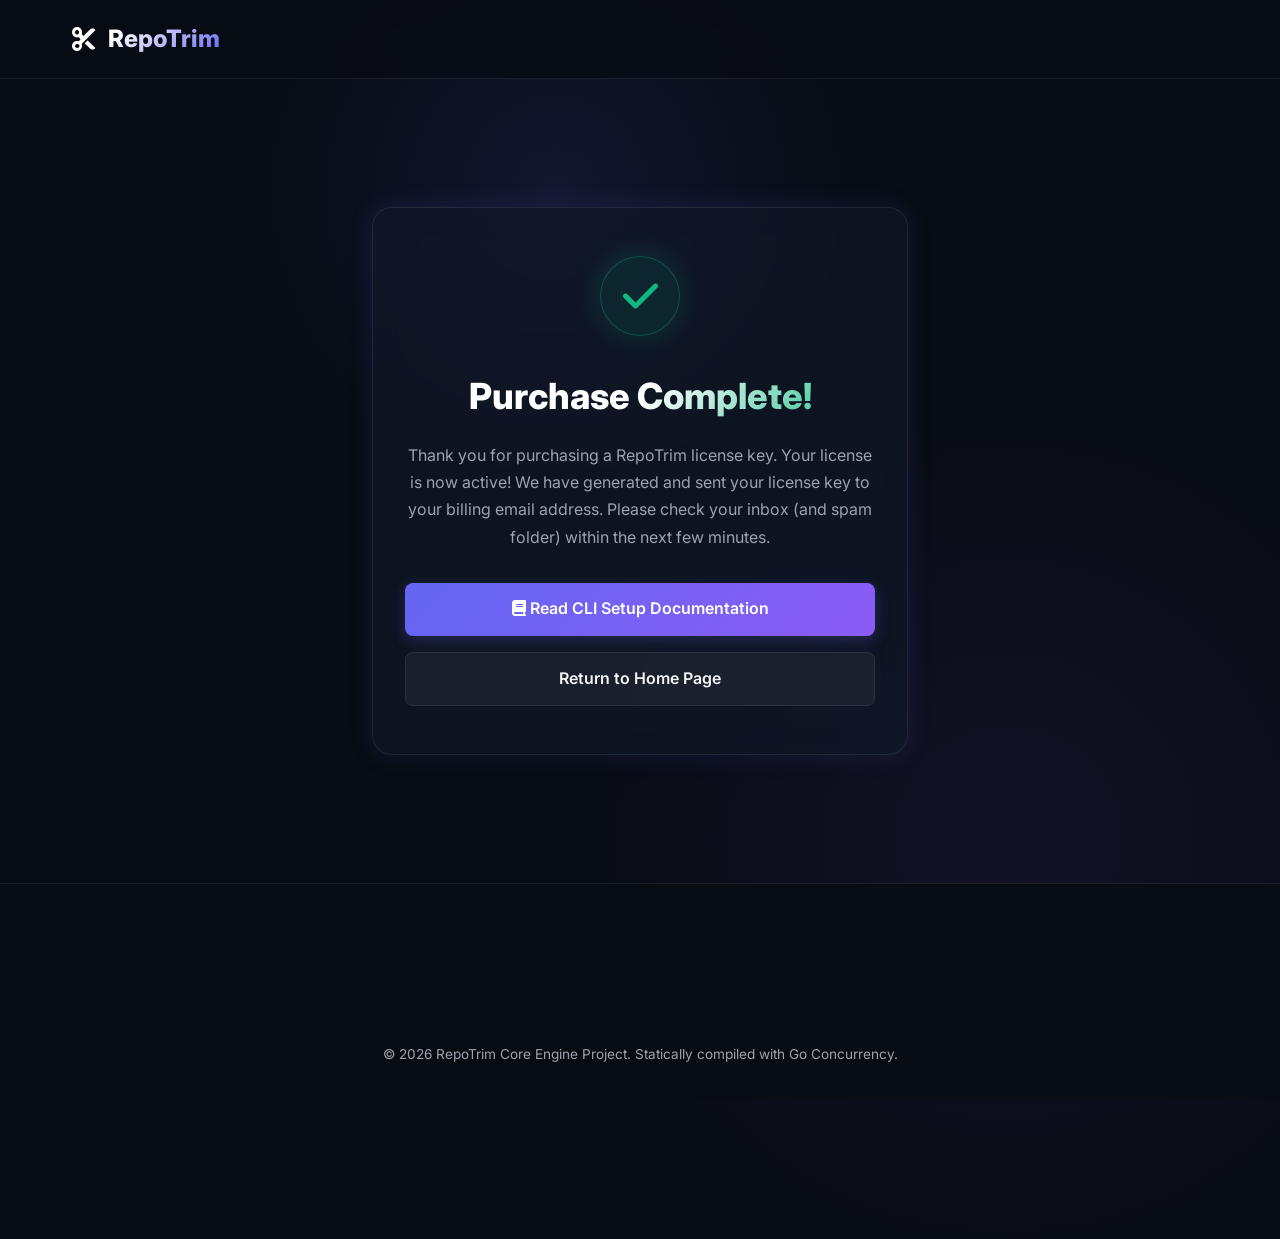
<file: success.html>
<!DOCTYPE html>
<html lang="en">
<head>
  <meta charset="UTF-8">
  <meta name="viewport" content="width=device-width, initial-scale=1.0">
  <title>Payment Successful — RepoTrim</title>
  <meta name="description" content="Thank you for purchasing RepoTrim! Your license key is active and ready to be used.">
  
  <!-- OpenGraph / Facebook -->
  <meta property="og:type" content="website">
  <meta property="og:url" content="https://api.repotrim.innsoftlabs.com/success">
  <meta property="og:title" content="Payment Successful — RepoTrim">
  <meta property="og:description" content="Thank you for purchasing RepoTrim! Your license key is active and ready to be used.">
  <meta property="og:image" content="https://api.repotrim.innsoftlabs.com/assets/og_preview.png">

  <!-- Twitter -->
  <meta property="twitter:card" content="summary_large_image">
  <meta property="twitter:url" content="https://api.repotrim.innsoftlabs.com/success">
  <meta property="twitter:title" content="Payment Successful — RepoTrim">
  <meta property="twitter:description" content="Thank you for purchasing RepoTrim! Your license key is active and ready to be used.">
  <meta property="twitter:image" content="https://api.repotrim.innsoftlabs.com/assets/og_preview.png">

  <link rel="stylesheet" href="style.css?v=2">
  <!-- FontAwesome Icons -->
  <link rel="stylesheet" href="https://cdnjs.cloudflare.com/ajax/libs/font-awesome/6.4.0/css/all.min.css">
  <style>
    .success-container {
      max-width: 600px;
      margin: 8rem auto;
      padding: 0 2rem;
      text-align: center;
    }

    .success-icon-wrapper {
      width: 80px;
      height: 80px;
      background: rgba(16, 185, 129, 0.1);
      border: 1px solid rgba(16, 185, 129, 0.3);
      color: var(--success);
      display: flex;
      align-items: center;
      justify-content: center;
      border-radius: 50%;
      margin: 0 auto 2rem;
      font-size: 2.5rem;
      box-shadow: 0 0 30px rgba(16, 185, 129, 0.2);
      animation: pulse 2s infinite;
    }

    @keyframes pulse {
      0%, 100% { transform: scale(1); }
      50% { transform: scale(1.05); }
    }

    .success-card {
      padding: 3rem 2rem;
      background: var(--panel-bg);
      border: 1px solid var(--panel-border);
      border-radius: 20px;
      backdrop-filter: blur(16px);
      -webkit-backdrop-filter: blur(16px);
      box-shadow: var(--shadow-glow);
    }

    .success-card h1 {
      font-size: 2.25rem;
      font-weight: 800;
      margin-bottom: 1rem;
      background: linear-gradient(135deg, #fff 50%, var(--success) 100%);
      -webkit-background-clip: text;
      -webkit-text-fill-color: transparent;
    }

    .success-card p {
      color: var(--text-secondary);
      line-height: 1.7;
      margin-bottom: 2rem;
    }

    .action-group {
      display: flex;
      flex-direction: column;
      gap: 1rem;
    }

    .action-group a {
      text-decoration: none;
      padding: 0.85rem 1.5rem;
      border-radius: 8px;
      font-weight: 600;
      transition: all 0.2s;
    }

    .btn-primary {
      background: linear-gradient(135deg, var(--primary-accent) 0%, var(--secondary-accent) 100%);
      color: white;
      box-shadow: 0 4px 15px rgba(99, 102, 241, 0.25);
    }

    .btn-primary:hover {
      opacity: 0.9;
      transform: translateY(-1px);
    }

    .btn-secondary {
      background: rgba(255, 255, 255, 0.05);
      border: 1px solid var(--panel-border);
      color: var(--text-primary);
    }

    .btn-secondary:hover {
      background: rgba(255, 255, 255, 0.1);
    }
  </style>
</head>
<body>

  <header>
    <div class="nav-container">
      <a href="index.html" class="logo-group">
        <i class="fa-solid fa-scissors"></i> RepoTrim
      </a>
    </div>
  </header>

  <main class="success-container">
    <div class="success-card">
      <div class="success-icon-wrapper">
        <i class="fa-solid fa-check"></i>
      </div>
      <h1>Purchase Complete!</h1>
      <p>Thank you for purchasing a RepoTrim license key. Your license is now active! We have generated and sent your license key to your billing email address. Please check your inbox (and spam folder) within the next few minutes.</p>
      
      <div class="action-group">
        <a href="docs.html" class="btn-primary">
          <i class="fa-solid fa-book"></i> Read CLI Setup Documentation
        </a>
        <a href="index.html" class="btn-secondary">
          Return to Home Page
        </a>
      </div>
    </div>
  </main>

  <footer>
    <div class="footer-copy" style="margin-top: 4rem;">
      &copy; 2026 RepoTrim Core Engine Project. Statically compiled with Go Concurrency.
    </div>
  </footer>

</body>
</html>
</file>
<file: style.css>
/* RepoTrim Showcase Custom Styling */
@import url('https://fonts.googleapis.com/css2?family=Inter:wght@300;400;500;600;700;800&family=Fira+Code:wght@400;500&display=swap');

:root {
  --bg-color: #080c14;
  --panel-bg: rgba(17, 25, 40, 0.65);
  --panel-border: rgba(255, 255, 255, 0.08);
  --text-primary: #f3f4f6;
  --text-secondary: #9ca3af;
  --primary-accent: #6366f1;
  --secondary-accent: #8b5cf6;
  --success: #10b981;
  --warning: #f59e0b;
  --font-sans: 'Inter', system-ui, sans-serif;
  --font-mono: 'Fira Code', monospace;
  --shadow-glow: 0 0 25px rgba(99, 102, 241, 0.15);
}

* {
  box-sizing: border-box;
  margin: 0;
  padding: 0;
}

body {
  font-family: var(--font-sans);
  background-color: var(--bg-color);
  color: var(--text-primary);
  min-height: 100vh;
  line-height: 1.6;
  overflow-x: hidden;
  position: relative;
}

/* Ambient Radial Glow Gradients in Background */
body::before {
  content: "";
  position: absolute;
  top: -10%;
  left: 20%;
  width: 600px;
  height: 600px;
  background: radial-gradient(circle, rgba(99, 102, 241, 0.12) 0%, rgba(0, 0, 0, 0) 70%);
  z-index: -1;
  pointer-events: none;
}

body::after {
  content: "";
  position: absolute;
  top: 40%;
  right: -10%;
  width: 800px;
  height: 800px;
  background: radial-gradient(circle, rgba(139, 92, 246, 0.08) 0%, rgba(0, 0, 0, 0) 75%);
  z-index: -1;
  pointer-events: none;
}

/* Header & Glassmorphic Navigation */
header {
  position: sticky;
  top: 0;
  z-index: 100;
  background: rgba(8, 12, 20, 0.8);
  backdrop-filter: blur(12px);
  -webkit-backdrop-filter: blur(12px);
  border-bottom: 1px solid var(--panel-border);
}

.nav-container {
  max-width: 1200px;
  margin: 0 auto;
  padding: 1.25rem 2rem;
  display: flex;
  justify-content: space-between;
  align-items: center;
  gap: 2rem; /* Guarantees a minimum horizontal spacing between elements */
}

.logo-group {
  display: flex;
  align-items: center;
  gap: 0.75rem;
  font-weight: 800;
  font-size: 1.5rem;
  background: linear-gradient(135deg, #fff 30%, var(--primary-accent) 100%);
  -webkit-background-clip: text;
  -webkit-text-fill-color: transparent;
  text-decoration: none;
  white-space: nowrap;
}

.logo-group span {
  font-weight: 500;
  font-size: 0.9rem;
  color: var(--text-secondary);
  border: 1px solid var(--panel-border);
  padding: 0.15rem 0.5rem;
  border-radius: 6px;
  margin-left: 0.25rem;
  white-space: nowrap;
}

.nav-links {
  display: flex;
  gap: 1.5rem;
  list-style: none;
  align-items: center;
  white-space: nowrap;
}

.nav-links a {
  color: var(--text-secondary);
  text-decoration: none;
  font-weight: 500;
  font-size: 0.95rem;
  transition: color 0.2s ease;
  white-space: nowrap;
}

.nav-links a:hover {
  color: var(--text-primary);
}

button {
  font-family: inherit;
  font-size: inherit;
  line-height: inherit;
  color: inherit;
}

.cta-button {
  display: inline-flex;
  align-items: center;
  justify-content: center;
  gap: 0.5rem;
  background: linear-gradient(135deg, var(--primary-accent) 0%, var(--secondary-accent) 100%);
  color: #fff !important;
  padding: 0.75rem 1.5rem;
  border-radius: 8px;
  font-weight: 600;
  border: 1px solid transparent;
  cursor: pointer;
  box-shadow: 0 4px 15px rgba(99, 102, 241, 0.25);
  transition: all 0.3s ease;
  white-space: nowrap;
  text-decoration: none;
  box-sizing: border-box;
}

.cta-button:hover {
  transform: translateY(-2px);
  box-shadow: 0 6px 20px rgba(99, 102, 241, 0.4);
}

@media (max-width: 1150px) and (min-width: 769px) {
  .nav-container {
    padding: 1rem 1.5rem;
    gap: 1.25rem; /* Minimum gap buffer on smaller screens */
  }
  .nav-links {
    gap: 1rem;
  }
  .nav-links a {
    font-size: 0.85rem;
  }
  .logo-group {
    font-size: 1.25rem;
  }
  .logo-group span {
    font-size: 0.8rem;
    padding: 0.1rem 0.4rem;
  }
  .cta-button, .secondary-button {
    padding: 0.5rem 1rem;
    font-size: 0.85rem;
  }
}

/* Hero Section */
.hero {
  max-width: 1200px;
  margin: 4rem auto 2rem;
  padding: 0 2rem;
  text-align: center;
}

.badge {
  display: inline-flex;
  align-items: center;
  gap: 0.5rem;
  background: rgba(99, 102, 241, 0.1);
  border: 1px solid rgba(99, 102, 241, 0.2);
  color: #818cf8;
  padding: 0.35rem 0.75rem;
  border-radius: 9999px;
  font-size: 0.85rem;
  font-weight: 600;
  margin-bottom: 1.5rem;
  letter-spacing: 0.05em;
  text-transform: uppercase;
}

.hero h1 {
  font-size: 3.5rem;
  font-weight: 800;
  line-height: 1.2;
  margin-bottom: 1.25rem;
  background: linear-gradient(135deg, #fff 40%, #a5b4fc 100%);
  -webkit-background-clip: text;
  -webkit-text-fill-color: transparent;
  letter-spacing: -0.02em;
}

.hero p {
  font-size: 1.2rem;
  color: var(--text-secondary);
  max-width: 700px;
  margin: 0 auto 2.5rem;
}

.hero-actions {
  display: flex;
  justify-content: center;
  gap: 1.25rem;
}

.secondary-button {
  display: inline-flex;
  align-items: center;
  justify-content: center;
  gap: 0.5rem;
  background: var(--panel-bg);
  border: 1px solid var(--panel-border);
  color: var(--text-primary);
  padding: 0.75rem 1.5rem;
  border-radius: 8px;
  font-weight: 600;
  cursor: pointer;
  transition: all 0.3s ease;
  white-space: nowrap;
  text-decoration: none;
  box-sizing: border-box;
}

.secondary-button:hover {
  background: rgba(255, 255, 255, 0.05);
  border-color: rgba(255, 255, 255, 0.15);
  transform: translateY(-2px);
}

/* Glassmorphism Panel Container */
.panel {
  background: var(--panel-bg);
  border: 1px solid var(--panel-border);
  border-radius: 16px;
  backdrop-filter: blur(16px);
  -webkit-backdrop-filter: blur(16px);
  box-shadow: 0 20px 40px rgba(0, 0, 0, 0.4);
  overflow: hidden;
}

/* Interactive Interactive Console Layout */
.showcase-console {
  max-width: 1000px;
  margin: 3.5rem auto 5rem;
  padding: 0 2rem;
}

.console-header {
  background: rgba(10, 16, 28, 0.9);
  padding: 0.75rem 1.5rem;
  border-bottom: 1px solid var(--panel-border);
  display: flex;
  justify-content: space-between;
  align-items: center;
}

.console-dots {
  display: flex;
  gap: 0.5rem;
}

.console-dots span {
  width: 12px;
  height: 12px;
  border-radius: 50%;
  display: inline-block;
}

.dot-red { background-color: #ef4444; }
.dot-yellow { background-color: #f59e0b; }
.dot-green { background-color: #10b981; }

.console-title {
  font-family: var(--font-mono);
  font-size: 0.8rem;
  color: var(--text-secondary);
}

.console-body {
  background: rgba(8, 12, 20, 0.95);
  min-height: 380px;
  padding: 1.5rem;
  font-family: var(--font-mono);
  font-size: 0.9rem;
  color: #38bdf8;
  overflow-y: auto;
  position: relative;
}

.console-body pre {
  white-space: pre-wrap;
  word-wrap: break-word;
  color: var(--text-primary);
}

.console-cta-trigger {
  position: absolute;
  top: 50%;
  left: 50%;
  transform: translate(-50%, -50%);
  background: linear-gradient(135deg, var(--primary-accent) 0%, var(--secondary-accent) 100%);
  color: #fff;
  border: none;
  padding: 1rem 2rem;
  border-radius: 10px;
  font-weight: 700;
  font-size: 1.1rem;
  cursor: pointer;
  box-shadow: 0 10px 30px rgba(99, 102, 241, 0.4);
  transition: all 0.3s ease;
  z-index: 10;
}

.console-cta-trigger:hover {
  transform: translate(-50%, -52%) scale(1.05);
  box-shadow: 0 12px 40px rgba(99, 102, 241, 0.6);
}

.console-tabs {
  background: rgba(10, 16, 28, 0.6);
  display: flex;
  border-bottom: 1px solid var(--panel-border);
}

.console-tab-btn {
  background: none;
  border: none;
  border-right: 1px solid var(--panel-border);
  color: var(--text-secondary);
  font-family: var(--font-sans);
  font-size: 0.85rem;
  padding: 0.75rem 1.5rem;
  cursor: pointer;
  font-weight: 500;
  transition: all 0.2s ease;
}

.console-tab-btn.active {
  background: rgba(8, 12, 20, 0.95);
  color: var(--text-primary);
  font-weight: 600;
}

.console-tab-btn:hover:not(.active) {
  background: rgba(255, 255, 255, 0.02);
  color: var(--text-primary);
}

/* Features Grid Section */
.features-section {
  max-width: 1200px;
  margin: 5rem auto;
  padding: 0 2rem;
}

.section-title {
  text-align: center;
  font-size: 2.25rem;
  font-weight: 800;
  margin-bottom: 3.5rem;
  background: linear-gradient(135deg, #fff 50%, #c7d2fe 100%);
  -webkit-background-clip: text;
  -webkit-text-fill-color: transparent;
}

.grid-features {
  display: grid;
  grid-template-columns: repeat(4, 1fr);
  gap: 2rem;
}

@media (max-width: 1024px) {
  .grid-features {
    grid-template-columns: repeat(2, 1fr);
  }
}

@media (max-width: 640px) {
  .grid-features {
    grid-template-columns: 1fr;
  }
}

.feature-card {
  padding: 2.5rem 2rem;
  display: flex;
  flex-direction: column;
  gap: 1.25rem;
  transition: all 0.3s ease;
}

.feature-card:hover {
  transform: translateY(-5px);
  border-color: rgba(99, 102, 241, 0.25);
  box-shadow: var(--shadow-glow);
}

.icon-wrapper {
  width: 48px;
  height: 48px;
  border-radius: 12px;
  background: rgba(99, 102, 241, 0.1);
  display: flex;
  align-items: center;
  justify-content: center;
  color: #818cf8;
  font-size: 1.5rem;
  border: 1px solid rgba(99, 102, 241, 0.2);
}

.feature-card h3 {
  font-size: 1.25rem;
  font-weight: 700;
  color: var(--text-primary);
}

.feature-card p {
  color: var(--text-secondary);
  font-size: 0.95rem;
  line-height: 1.5;
}

/* Interactive Calculator Container */
.calculator-section {
  max-width: 1000px;
  margin: 5rem auto;
  padding: 0 2rem;
}

.calc-box {
  display: grid;
  grid-template-columns: 1.2fr 1fr;
  min-height: 350px;
}

.calc-sliders {
  padding: 2.5rem;
  display: flex;
  flex-direction: column;
  gap: 2rem;
  border-right: 1px solid var(--panel-border);
}

.slider-group {
  display: flex;
  flex-direction: column;
  gap: 0.5rem;
}

.slider-header {
  display: flex;
  justify-content: space-between;
  font-size: 0.9rem;
  font-weight: 600;
  color: var(--text-secondary);
}

.slider-header span.value {
  color: var(--primary-accent);
  font-family: var(--font-mono);
}

input[type="range"] {
  width: 100%;
  height: 6px;
  background: rgba(255, 255, 255, 0.1);
  border-radius: 5px;
  outline: none;
  -webkit-appearance: none;
  accent-color: var(--primary-accent);
}

.calc-result {
  padding: 2.5rem;
  display: flex;
  flex-direction: column;
  justify-content: center;
  align-items: center;
  text-align: center;
  background: rgba(99, 102, 241, 0.02);
}

.calc-result h4 {
  font-size: 1rem;
  color: var(--text-secondary);
  text-transform: uppercase;
  letter-spacing: 0.05em;
  margin-bottom: 0.75rem;
}

.savings-number {
  font-size: 3.5rem;
  font-weight: 800;
  color: #fff;
  font-family: var(--font-mono);
  background: linear-gradient(135deg, #fff 40%, var(--primary-accent) 100%);
  -webkit-background-clip: text;
  -webkit-text-fill-color: transparent;
  line-height: 1;
  margin-bottom: 0.5rem;
}

.savings-label {
  font-size: 0.95rem;
  color: var(--success);
  font-weight: 600;
  display: flex;
  align-items: center;
  gap: 0.25rem;
}

/* Installer / Integration Area */
.installer-section {
  max-width: 1000px;
  margin: 5rem auto;
  padding: 0 2rem;
}

.installer-card {
  padding: 2.5rem;
}

.installer-layout {
  display: flex;
  flex-direction: column;
  gap: 1.5rem;
}

.copy-container {
  display: flex;
  background: rgba(8, 12, 20, 0.8);
  border: 1px solid var(--panel-border);
  border-radius: 8px;
  padding: 0.5rem 1rem;
  align-items: center;
  justify-content: space-between;
}

.copy-text {
  font-family: var(--font-mono);
  font-size: 0.9rem;
  color: #38bdf8;
}

.copy-btn {
  background: var(--panel-bg);
  border: 1px solid var(--panel-border);
  color: var(--text-secondary);
  width: 36px;
  height: 36px;
  border-radius: 6px;
  display: flex;
  align-items: center;
  justify-content: center;
  cursor: pointer;
  transition: all 0.2s ease;
}

.copy-btn:hover {
  color: var(--text-primary);
  border-color: rgba(255, 255, 255, 0.15);
}

.installer-meta {
  display: flex;
  gap: 2rem;
  font-size: 0.85rem;
  color: var(--text-secondary);
}

.installer-meta strong {
  color: var(--text-primary);
}

/* Footer Section */
footer {
  background: rgba(8, 12, 20, 0.95);
  border-top: 1px solid var(--panel-border);
  padding: 4rem 2rem 2rem;
  margin-top: 8rem;
}

.footer-container {
  max-width: 1200px;
  margin: 0 auto;
  display: flex;
  justify-content: space-between;
  align-items: center;
  flex-wrap: wrap;
  gap: 2rem;
  padding-bottom: 2rem;
  border-bottom: 1px solid var(--panel-border);
}

.footer-logo {
  font-weight: 800;
  font-size: 1.5rem;
  color: #fff;
  text-decoration: none;
}

.footer-links {
  display: flex;
  gap: 2rem;
  list-style: none;
}

.footer-links a {
  color: var(--text-secondary);
  text-decoration: none;
  font-size: 0.9rem;
  transition: color 0.2s ease;
}

.footer-links a:hover {
  color: #fff;
}

.footer-copy {
  text-align: center;
  color: var(--text-secondary);
  font-size: 0.85rem;
  padding-top: 2rem;
}

/* Typewriter animation classes */
.cursor {
  display: inline-block;
  background-color: var(--text-primary);
  width: 8px;
  height: 15px;
  margin-left: 4px;
  animation: blink 0.8s infinite;
  vertical-align: middle;
}

@keyframes blink {
  0%, 100% { opacity: 0; }
  50% { opacity: 1; }
}

/* Responsiveness adjustments */
@media (max-width: 768px) {
  .calc-box {
    grid-template-columns: 1fr;
  }
  .calc-sliders {
    border-right: none;
    border-bottom: 1px solid var(--panel-border);
  }
  .hero h1 {
    font-size: 2.5rem;
  }
  .nav-links {
    display: none;
  }
}
</file>
